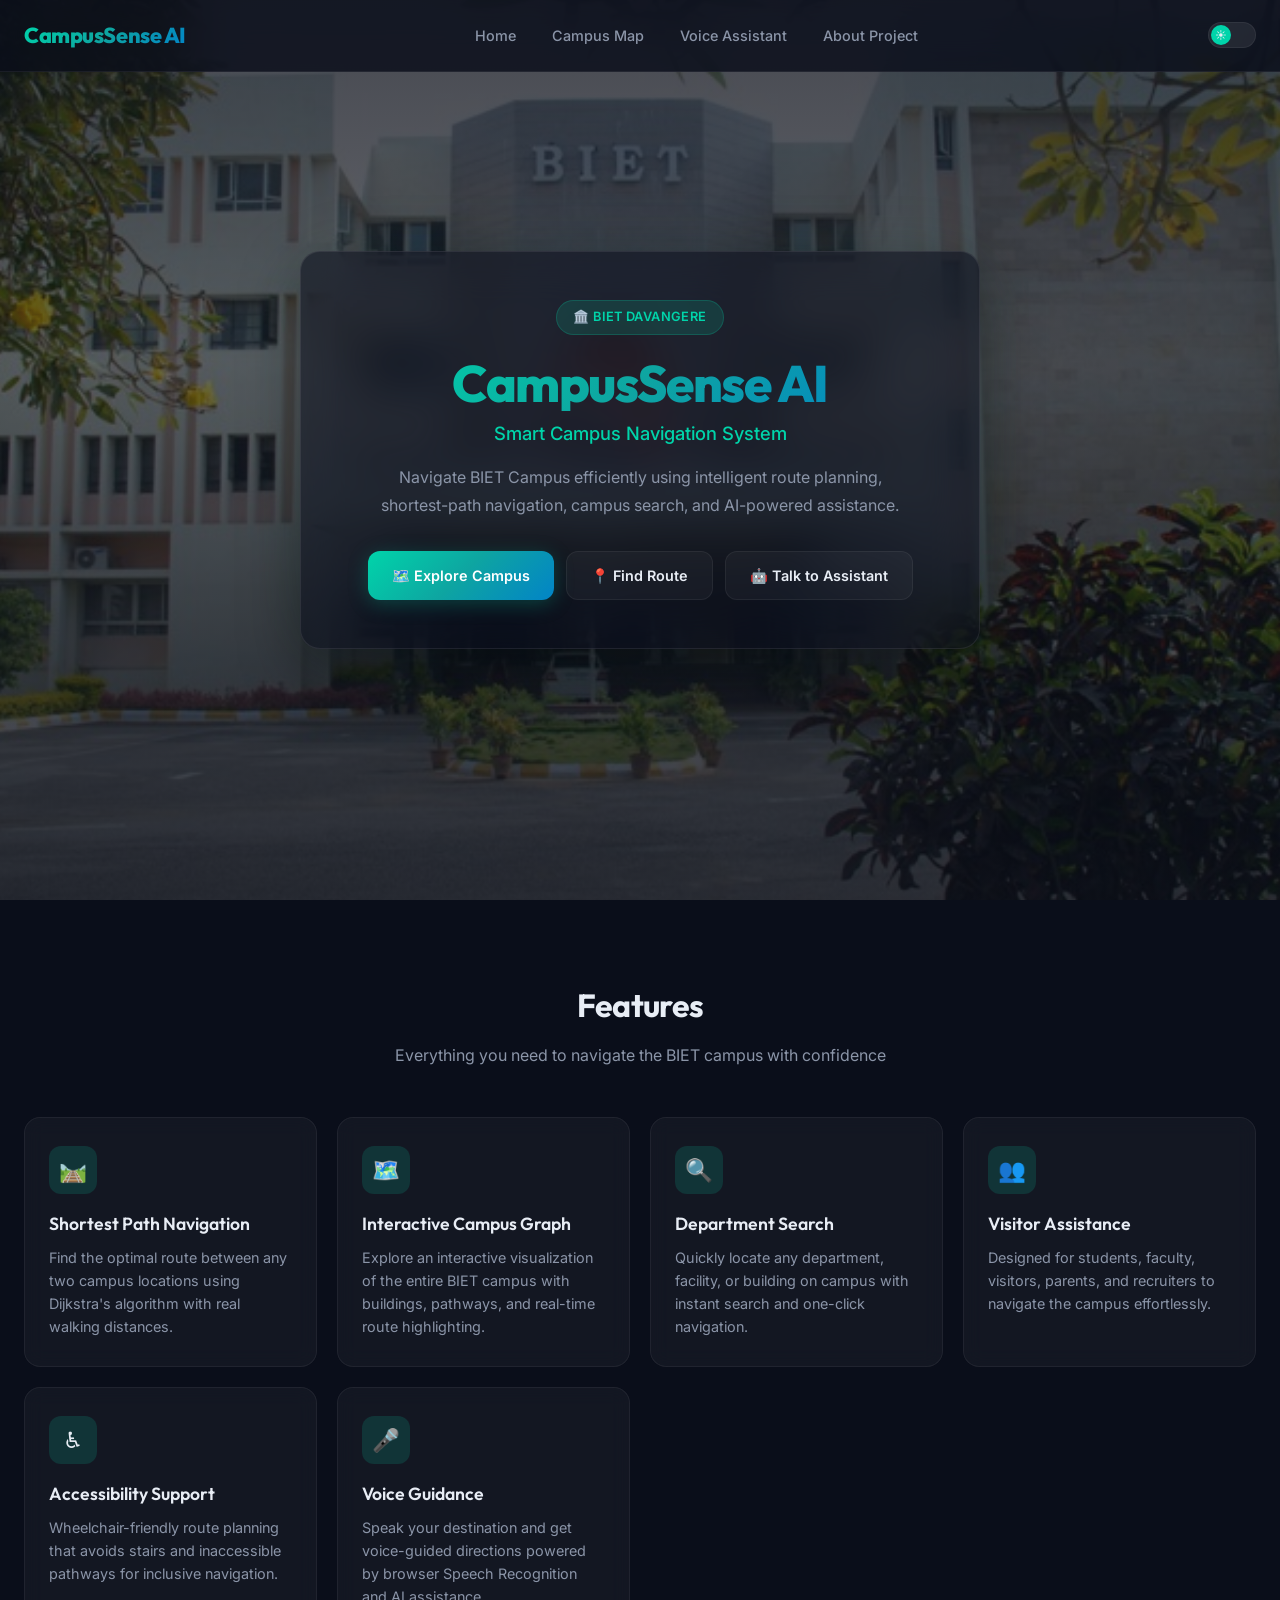
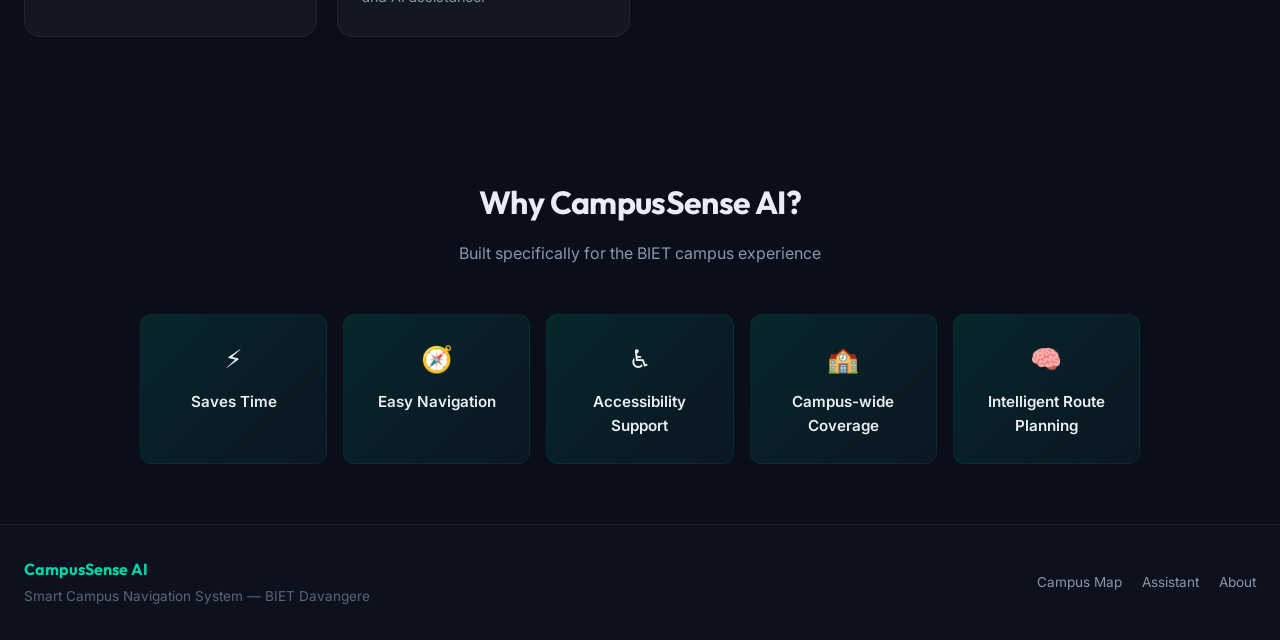
<file: templates/index.html>
<!DOCTYPE html>
<html lang="en">
<head>
  <meta charset="UTF-8">
  <meta name="viewport" content="width=device-width, initial-scale=1.0">
  <meta name="description" content="CampusSense AI — Smart Campus Navigation System for BIET. Navigate the campus efficiently using AI-powered route planning, shortest-path navigation, and voice assistance.">
  <title>CampusSense AI — Smart Campus Navigation</title>
  <link rel="stylesheet" href="/static/css/style.css">
</head>
<body>
  <a class="skip-link" href="#main">Skip to content</a>

  <!-- ===== NAVIGATION ===== -->
  <header class="site-header">
    <nav class="nav" role="navigation" aria-label="Main Navigation">
      <div class="nav-left">
        <a class="brand" href="/">CampusSense AI</a>
      </div>
      <button id="nav-toggle" class="nav-toggle" aria-expanded="false" aria-controls="nav-menu" aria-label="Toggle menu">
        <span class="hamburger"></span>
      </button>
      <ul id="nav-menu" class="nav-menu" role="menu">
        <li role="none"><a role="menuitem" href="/">Home</a></li>
        <li role="none"><a role="menuitem" href="/campus-map">Campus Map</a></li>
        <li role="none"><a role="menuitem" href="/assistant">Voice Assistant</a></li>
        <li role="none"><a role="menuitem" href="/about">About Project</a></li>
      </ul>
      <div class="nav-right">
        <label class="dark-toggle" title="Toggle dark/light mode">
          <input id="dark-mode-toggle" type="checkbox" aria-label="Toggle dark mode">
          <span class="toggle-ui"></span>
        </label>
      </div>
    </nav>
  </header>

  <!-- ===== MAIN CONTENT ===== -->
  <main id="main">

    <!-- HERO SECTION -->
    <section class="hero" aria-label="Hero">
      <div class="hero-bg" role="img" aria-hidden="true" style="background-image: url('/static/images/biet-campus.jpg');"></div>
      <div class="hero-overlay"></div>
      <div class="hero-inner">
        <div class="hero-card">
          <div class="hero-badge">🏛️ BIET Davangere</div>
          <h1>CampusSense AI</h1>
          <p class="subtitle">Smart Campus Navigation System</p>
          <p class="hero-lead">
            Navigate BIET Campus efficiently using intelligent route planning, shortest-path navigation,
            campus search, and AI-powered assistance.
          </p>
          <div class="hero-ctas">
            <a class="btn btn-primary" href="/campus-map" id="btn-explore">🗺️ Explore Campus</a>
            <a class="btn btn-ghost" href="/campus-map" id="btn-route">📍 Find Route</a>
            <a class="btn btn-ghost" href="/assistant" id="btn-assistant">🤖 Talk to Assistant</a>
          </div>
        </div>
      </div>
    </section>

    <!-- FEATURES SECTION -->
    <section class="features" aria-label="Features">
      <h2 class="section-title">Features</h2>
      <p class="section-subtitle">Everything you need to navigate the BIET campus with confidence</p>
      <div class="feature-grid">
        <article class="feature-card fade-in" id="feat-shortest">
          <div class="feature-icon">🛤️</div>
          <h3>Shortest Path Navigation</h3>
          <p>Find the optimal route between any two campus locations using Dijkstra's algorithm with real walking distances.</p>
        </article>
        <article class="feature-card fade-in" id="feat-graph">
          <div class="feature-icon">🗺️</div>
          <h3>Interactive Campus Graph</h3>
          <p>Explore an interactive visualization of the entire BIET campus with buildings, pathways, and real-time route highlighting.</p>
        </article>
        <article class="feature-card fade-in" id="feat-search">
          <div class="feature-icon">🔍</div>
          <h3>Department Search</h3>
          <p>Quickly locate any department, facility, or building on campus with instant search and one-click navigation.</p>
        </article>
        <article class="feature-card fade-in" id="feat-visitor">
          <div class="feature-icon">👥</div>
          <h3>Visitor Assistance</h3>
          <p>Designed for students, faculty, visitors, parents, and recruiters to navigate the campus effortlessly.</p>
        </article>
        <article class="feature-card fade-in" id="feat-access">
          <div class="feature-icon">♿</div>
          <h3>Accessibility Support</h3>
          <p>Wheelchair-friendly route planning that avoids stairs and inaccessible pathways for inclusive navigation.</p>
        </article>
        <article class="feature-card fade-in" id="feat-voice">
          <div class="feature-icon">🎤</div>
          <h3>Voice Guidance</h3>
          <p>Speak your destination and get voice-guided directions powered by browser Speech Recognition and AI assistance.</p>
        </article>
      </div>
    </section>

    <!-- WHY SECTION -->
    <section class="why-section" aria-label="Why CampusSense AI">
      <h2 class="section-title">Why CampusSense AI?</h2>
      <p class="section-subtitle">Built specifically for the BIET campus experience</p>
      <div class="why-grid">
        <div class="why-item fade-in">
          <span class="why-icon">⚡</span>
          Saves Time
        </div>
        <div class="why-item fade-in">
          <span class="why-icon">🧭</span>
          Easy Navigation
        </div>
        <div class="why-item fade-in">
          <span class="why-icon">♿</span>
          Accessibility Support
        </div>
        <div class="why-item fade-in">
          <span class="why-icon">🏫</span>
          Campus-wide Coverage
        </div>
        <div class="why-item fade-in">
          <span class="why-icon">🧠</span>
          Intelligent Route Planning
        </div>
      </div>
    </section>

  </main>

  <!-- ===== FOOTER ===== -->
  <footer class="site-footer">
    <div class="footer-inner">
      <div>
        <div class="footer-brand">CampusSense AI</div>
        <p class="footer-text">Smart Campus Navigation System — BIET Davangere</p>
      </div>
      <div class="footer-links">
        <a href="/campus-map">Campus Map</a>
        <a href="/assistant">Assistant</a>
        <a href="/about">About</a>
      </div>
    </div>
  </footer>

  <script src="/static/js/app.js" defer></script>
</body>
</html>
</file>
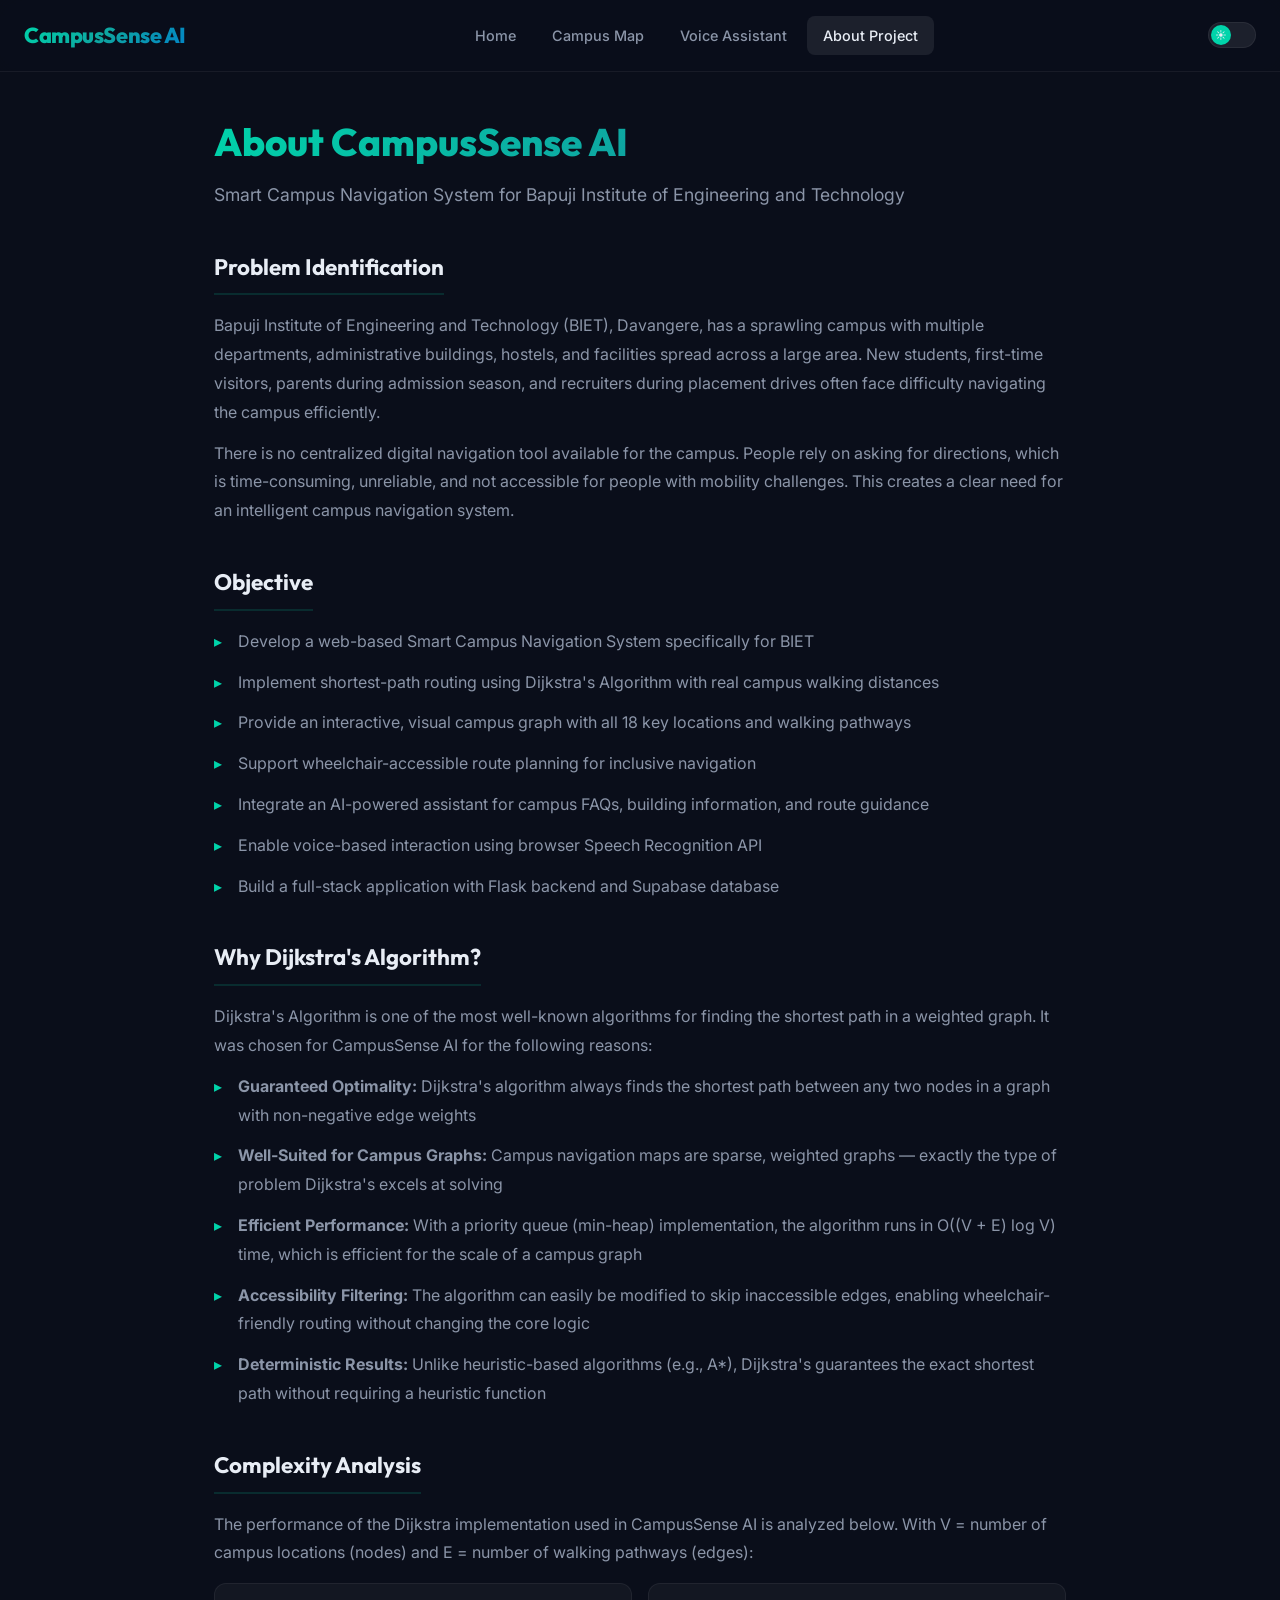
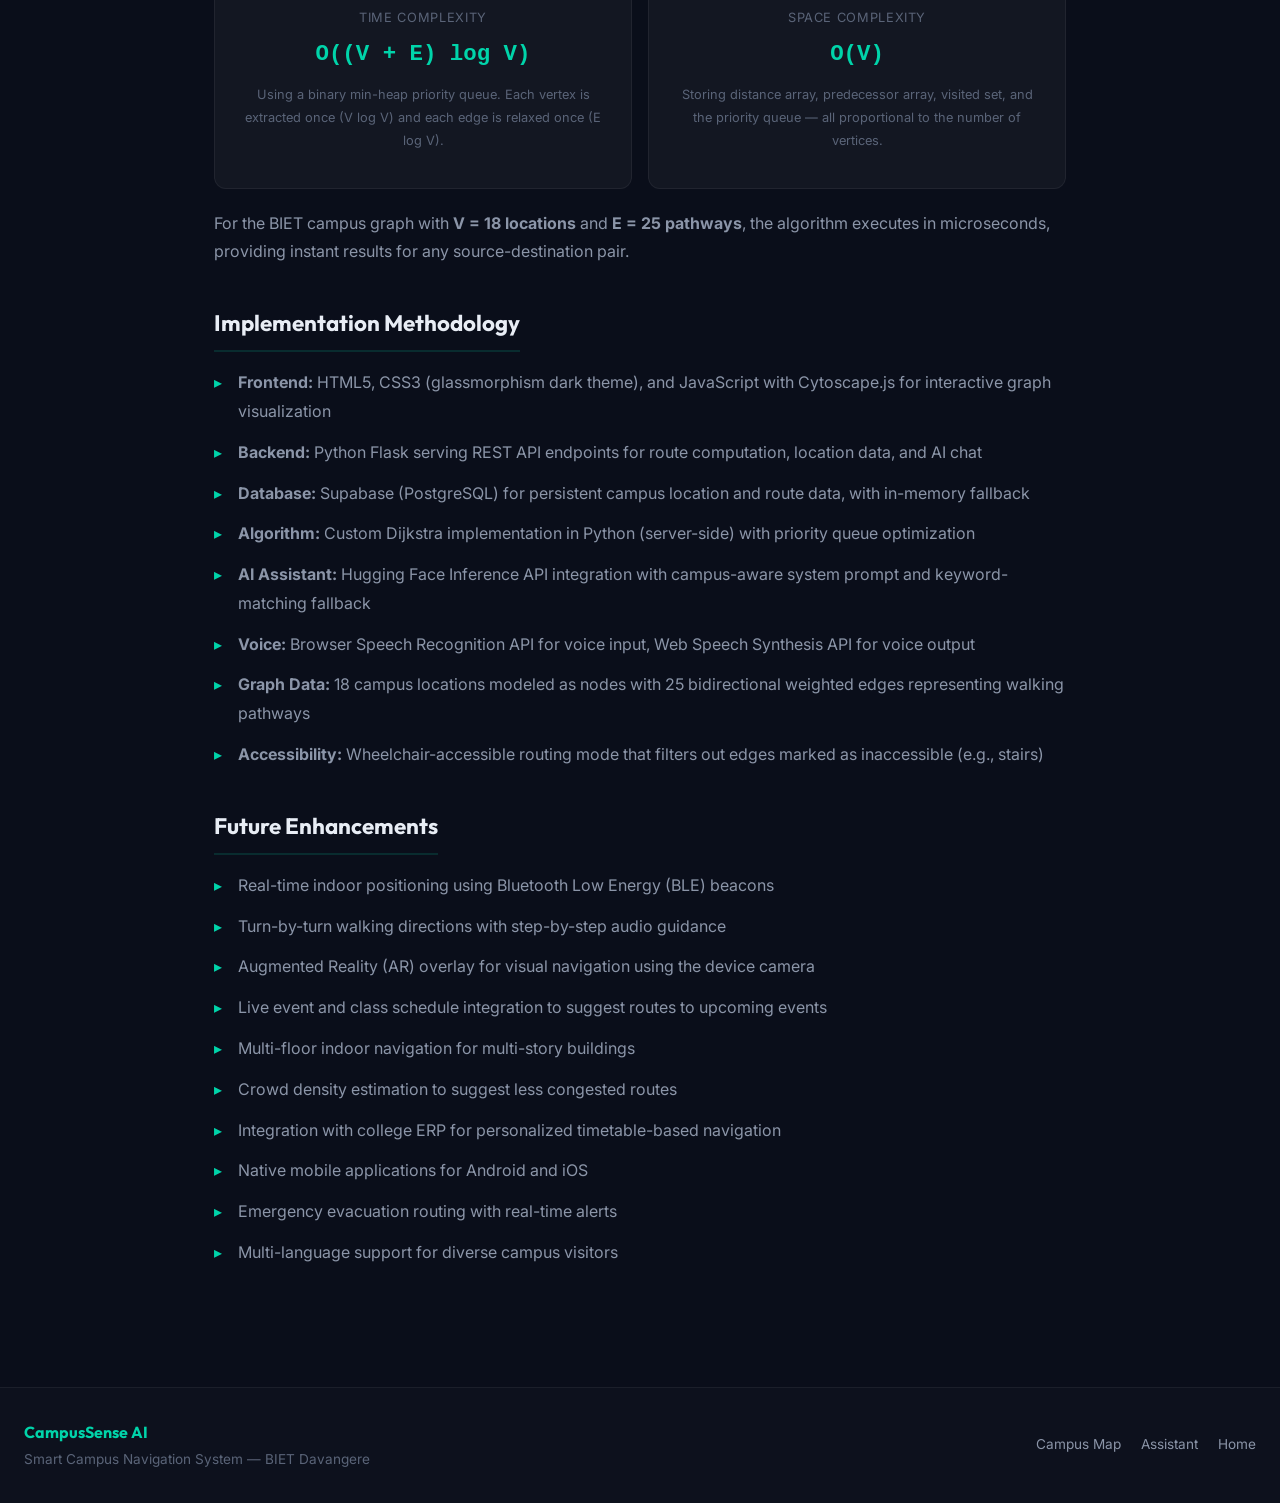
<file: templates/about.html>
<!DOCTYPE html>
<html lang="en">
<head>
  <meta charset="UTF-8">
  <meta name="viewport" content="width=device-width, initial-scale=1.0">
  <meta name="description" content="About CampusSense AI — Learn about the problem identification, Dijkstra's algorithm, complexity analysis, and implementation methodology behind the BIET campus navigation system.">
  <title>About Project — CampusSense AI</title>
  <link rel="stylesheet" href="/static/css/style.css">
</head>
<body>
  <a class="skip-link" href="#main">Skip to content</a>

  <!-- ===== NAVIGATION ===== -->
  <header class="site-header">
    <nav class="nav" role="navigation" aria-label="Main Navigation">
      <div class="nav-left">
        <a class="brand" href="/">CampusSense AI</a>
      </div>
      <button id="nav-toggle" class="nav-toggle" aria-expanded="false" aria-controls="nav-menu" aria-label="Toggle menu">
        <span class="hamburger"></span>
      </button>
      <ul id="nav-menu" class="nav-menu" role="menu">
        <li role="none"><a role="menuitem" href="/">Home</a></li>
        <li role="none"><a role="menuitem" href="/campus-map">Campus Map</a></li>
        <li role="none"><a role="menuitem" href="/assistant">Voice Assistant</a></li>
        <li role="none"><a role="menuitem" href="/about" class="active">About Project</a></li>
      </ul>
      <div class="nav-right">
        <label class="dark-toggle" title="Toggle dark/light mode">
          <input id="dark-mode-toggle" type="checkbox" aria-label="Toggle dark mode">
          <span class="toggle-ui"></span>
        </label>
      </div>
    </nav>
  </header>

  <!-- ===== MAIN CONTENT ===== -->
  <main id="main" class="about-page">
    <h1>About CampusSense AI</h1>
    <p class="about-subtitle">Smart Campus Navigation System for Bapuji Institute of Engineering and Technology</p>

    <!-- Problem Identification -->
    <section class="about-section fade-in" id="problem">
      <h2>Problem Identification</h2>
      <p>
        Bapuji Institute of Engineering and Technology (BIET), Davangere, has a sprawling campus with multiple
        departments, administrative buildings, hostels, and facilities spread across a large area. New students,
        first-time visitors, parents during admission season, and recruiters during placement drives often face
        difficulty navigating the campus efficiently.
      </p>
      <p>
        There is no centralized digital navigation tool available for the campus. People rely on asking for
        directions, which is time-consuming, unreliable, and not accessible for people with mobility challenges.
        This creates a clear need for an intelligent campus navigation system.
      </p>
    </section>

    <!-- Objective -->
    <section class="about-section fade-in" id="objective">
      <h2>Objective</h2>
      <ul>
        <li>Develop a web-based Smart Campus Navigation System specifically for BIET</li>
        <li>Implement shortest-path routing using Dijkstra's Algorithm with real campus walking distances</li>
        <li>Provide an interactive, visual campus graph with all 18 key locations and walking pathways</li>
        <li>Support wheelchair-accessible route planning for inclusive navigation</li>
        <li>Integrate an AI-powered assistant for campus FAQs, building information, and route guidance</li>
        <li>Enable voice-based interaction using browser Speech Recognition API</li>
        <li>Build a full-stack application with Flask backend and Supabase database</li>
      </ul>
    </section>

    <!-- Why Dijkstra's Algorithm -->
    <section class="about-section fade-in" id="dijkstra">
      <h2>Why Dijkstra's Algorithm?</h2>
      <p>
        Dijkstra's Algorithm is one of the most well-known algorithms for finding the shortest path in a
        weighted graph. It was chosen for CampusSense AI for the following reasons:
      </p>
      <ul>
        <li><strong>Guaranteed Optimality:</strong> Dijkstra's algorithm always finds the shortest path between any two nodes in a graph with non-negative edge weights</li>
        <li><strong>Well-Suited for Campus Graphs:</strong> Campus navigation maps are sparse, weighted graphs — exactly the type of problem Dijkstra's excels at solving</li>
        <li><strong>Efficient Performance:</strong> With a priority queue (min-heap) implementation, the algorithm runs in O((V + E) log V) time, which is efficient for the scale of a campus graph</li>
        <li><strong>Accessibility Filtering:</strong> The algorithm can easily be modified to skip inaccessible edges, enabling wheelchair-friendly routing without changing the core logic</li>
        <li><strong>Deterministic Results:</strong> Unlike heuristic-based algorithms (e.g., A*), Dijkstra's guarantees the exact shortest path without requiring a heuristic function</li>
      </ul>
    </section>

    <!-- Complexity Analysis -->
    <section class="about-section fade-in" id="complexity">
      <h2>Complexity Analysis</h2>
      <p>
        The performance of the Dijkstra implementation used in CampusSense AI is analyzed below.
        With V = number of campus locations (nodes) and E = number of walking pathways (edges):
      </p>
      <div class="complexity-grid">
        <div class="complexity-card">
          <div class="label">Time Complexity</div>
          <div class="value">O((V + E) log V)</div>
          <p style="margin-top: 10px; font-size: 0.8rem; color: var(--text-muted);">
            Using a binary min-heap priority queue. Each vertex is extracted once (V log V)
            and each edge is relaxed once (E log V).
          </p>
        </div>
        <div class="complexity-card">
          <div class="label">Space Complexity</div>
          <div class="value">O(V)</div>
          <p style="margin-top: 10px; font-size: 0.8rem; color: var(--text-muted);">
            Storing distance array, predecessor array, visited set, and the priority queue —
            all proportional to the number of vertices.
          </p>
        </div>
      </div>
      <p style="margin-top: 20px;">
        For the BIET campus graph with <strong>V = 18 locations</strong> and <strong>E = 25 pathways</strong>,
        the algorithm executes in microseconds, providing instant results for any source-destination pair.
      </p>
    </section>

    <!-- Implementation Methodology -->
    <section class="about-section fade-in" id="methodology">
      <h2>Implementation Methodology</h2>
      <ul>
        <li><strong>Frontend:</strong> HTML5, CSS3 (glassmorphism dark theme), and JavaScript with Cytoscape.js for interactive graph visualization</li>
        <li><strong>Backend:</strong> Python Flask serving REST API endpoints for route computation, location data, and AI chat</li>
        <li><strong>Database:</strong> Supabase (PostgreSQL) for persistent campus location and route data, with in-memory fallback</li>
        <li><strong>Algorithm:</strong> Custom Dijkstra implementation in Python (server-side) with priority queue optimization</li>
        <li><strong>AI Assistant:</strong> Hugging Face Inference API integration with campus-aware system prompt and keyword-matching fallback</li>
        <li><strong>Voice:</strong> Browser Speech Recognition API for voice input, Web Speech Synthesis API for voice output</li>
        <li><strong>Graph Data:</strong> 18 campus locations modeled as nodes with 25 bidirectional weighted edges representing walking pathways</li>
        <li><strong>Accessibility:</strong> Wheelchair-accessible routing mode that filters out edges marked as inaccessible (e.g., stairs)</li>
      </ul>
    </section>

    <!-- Future Enhancements -->
    <section class="about-section fade-in" id="future">
      <h2>Future Enhancements</h2>
      <ul>
        <li>Real-time indoor positioning using Bluetooth Low Energy (BLE) beacons</li>
        <li>Turn-by-turn walking directions with step-by-step audio guidance</li>
        <li>Augmented Reality (AR) overlay for visual navigation using the device camera</li>
        <li>Live event and class schedule integration to suggest routes to upcoming events</li>
        <li>Multi-floor indoor navigation for multi-story buildings</li>
        <li>Crowd density estimation to suggest less congested routes</li>
        <li>Integration with college ERP for personalized timetable-based navigation</li>
        <li>Native mobile applications for Android and iOS</li>
        <li>Emergency evacuation routing with real-time alerts</li>
        <li>Multi-language support for diverse campus visitors</li>
      </ul>
    </section>
  </main>

  <!-- ===== FOOTER ===== -->
  <footer class="site-footer">
    <div class="footer-inner">
      <div>
        <div class="footer-brand">CampusSense AI</div>
        <p class="footer-text">Smart Campus Navigation System — BIET Davangere</p>
      </div>
      <div class="footer-links">
        <a href="/campus-map">Campus Map</a>
        <a href="/assistant">Assistant</a>
        <a href="/">Home</a>
      </div>
    </div>
  </footer>

  <script src="/static/js/app.js" defer></script>
</body>
</html>
</file>
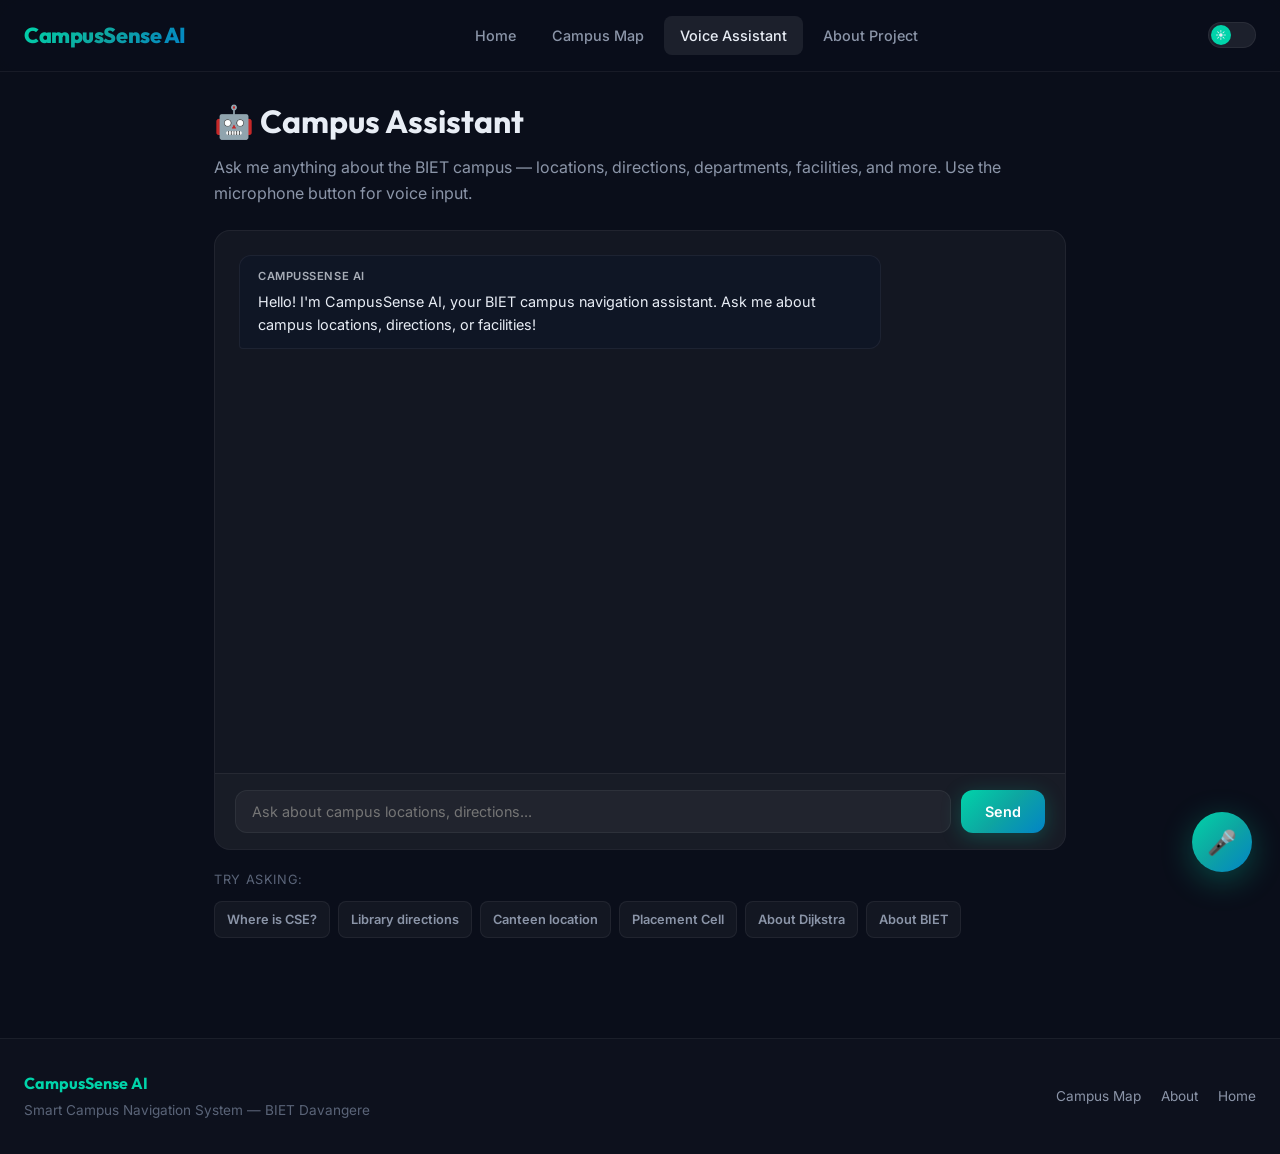
<file: templates/assistant.html>
<!DOCTYPE html>
<html lang="en">
<head>
  <meta charset="UTF-8">
  <meta name="viewport" content="width=device-width, initial-scale=1.0">
  <meta name="description" content="CampusSense AI Assistant — Ask questions about BIET campus locations, directions, and facilities using text or voice.">
  <title>AI Assistant — CampusSense AI</title>
  <link rel="stylesheet" href="/static/css/style.css">
</head>
<body>
  <a class="skip-link" href="#assistant">Skip to assistant</a>

  <!-- ===== NAVIGATION ===== -->
  <header class="site-header">
    <nav class="nav" role="navigation" aria-label="Main Navigation">
      <div class="nav-left">
        <a class="brand" href="/">CampusSense AI</a>
      </div>
      <button id="nav-toggle" class="nav-toggle" aria-expanded="false" aria-controls="nav-menu" aria-label="Toggle menu">
        <span class="hamburger"></span>
      </button>
      <ul id="nav-menu" class="nav-menu" role="menu">
        <li role="none"><a role="menuitem" href="/">Home</a></li>
        <li role="none"><a role="menuitem" href="/campus-map">Campus Map</a></li>
        <li role="none"><a role="menuitem" href="/assistant" class="active">Voice Assistant</a></li>
        <li role="none"><a role="menuitem" href="/about">About Project</a></li>
      </ul>
      <div class="nav-right">
        <label class="dark-toggle" title="Toggle dark/light mode">
          <input id="dark-mode-toggle" type="checkbox" aria-label="Toggle dark mode">
          <span class="toggle-ui"></span>
        </label>
      </div>
    </nav>
  </header>

  <!-- ===== ASSISTANT CONTENT ===== -->
  <main id="assistant" class="assistant-page">
    <h1>🤖 Campus Assistant</h1>
    <p class="assistant-desc">
      Ask me anything about the BIET campus — locations, directions, departments, facilities, and more.
      Use the microphone button for voice input.
    </p>

    <!-- Chat Container -->
    <div class="chat-container" id="chat-container">
      <div class="chat-messages" id="chat-messages" aria-live="polite">
        <!-- Messages will be added here dynamically -->
      </div>
      <div class="chat-input-area">
        <input
          type="text"
          id="chat-input"
          placeholder="Ask about campus locations, directions..."
          autocomplete="off"
          aria-label="Type your message"
        >
        <button class="btn btn-primary" id="chat-send" aria-label="Send message">
          Send
        </button>
      </div>
    </div>

    <!-- Suggested Questions -->
    <div style="margin-top: 20px;">
      <p style="font-size: 0.8rem; color: var(--text-muted); margin-bottom: 10px; text-transform: uppercase; letter-spacing: 0.05em;">Try asking:</p>
      <div style="display: flex; gap: 8px; flex-wrap: wrap;">
        <button class="quick-btn" onclick="sendMessage('Where is the CSE Department?')">Where is CSE?</button>
        <button class="quick-btn" onclick="sendMessage('How do I reach the library from the main gate?')">Library directions</button>
        <button class="quick-btn" onclick="sendMessage('Where is the canteen?')">Canteen location</button>
        <button class="quick-btn" onclick="sendMessage('Tell me about the placement cell')">Placement Cell</button>
        <button class="quick-btn" onclick="sendMessage('What is Dijkstra algorithm?')">About Dijkstra</button>
        <button class="quick-btn" onclick="sendMessage('Tell me about BIET')">About BIET</button>
      </div>
    </div>
  </main>

  <!-- Floating Microphone Button -->
  <div class="mic-float">
    <button
      class="mic-float-btn"
      id="mic-btn"
      aria-label="Voice input — Click to speak"
      title="Click to speak"
    >
      🎤
    </button>
  </div>

  <!-- ===== FOOTER ===== -->
  <footer class="site-footer">
    <div class="footer-inner">
      <div>
        <div class="footer-brand">CampusSense AI</div>
        <p class="footer-text">Smart Campus Navigation System — BIET Davangere</p>
      </div>
      <div class="footer-links">
        <a href="/campus-map">Campus Map</a>
        <a href="/about">About</a>
        <a href="/">Home</a>
      </div>
    </div>
  </footer>

  <script src="/static/js/app.js" defer></script>
  <script src="/static/js/assistant.js" defer></script>
</body>
</html>
</file>
<file: static/css/style.css>
/* ============================================================
   CampusSense AI — Premium Dark Theme with Glassmorphism
   Smart Campus Navigation System for BIET
   ============================================================ */

/* ---------- Google Fonts ---------- */
@import url('https://fonts.googleapis.com/css2?family=Inter:wght@300;400;500;600;700;800&family=Outfit:wght@400;500;600;700;800&display=swap');

/* ============================================================
   DESIGN TOKENS
   ============================================================ */
:root {
  /* --- Colors --- */
  --bg-primary: #0a0e1a;
  --bg-secondary: #0f1629;
  --bg-card: rgba(15, 22, 41, 0.65);
  --bg-glass: rgba(255, 255, 255, 0.04);
  --bg-glass-hover: rgba(255, 255, 255, 0.08);

  --text-primary: #e8edf5;
  --text-secondary: #8b95a8;
  --text-muted: #5a6478;

  --accent: #00d4aa;
  --accent-glow: rgba(0, 212, 170, 0.15);
  --accent-2: #0ea5a1;
  --accent-gradient: linear-gradient(135deg, #00d4aa 0%, #0ea5a1 50%, #0284c7 100%);
  --accent-gradient-subtle: linear-gradient(135deg, rgba(0, 212, 170, 0.12), rgba(14, 165, 161, 0.06));

  --amber: #f59e0b;
  --amber-glow: rgba(245, 158, 11, 0.15);
  --rose: #f43f5e;
  --rose-glow: rgba(244, 63, 94, 0.12);
  --blue: #3b82f6;

  --glass-border: rgba(255, 255, 255, 0.06);
  --glass-border-hover: rgba(255, 255, 255, 0.12);
  --shadow-lg: 0 20px 60px rgba(0, 0, 0, 0.4);
  --shadow-card: 0 8px 32px rgba(0, 0, 0, 0.3);
  --shadow-glow: 0 0 40px rgba(0, 212, 170, 0.08);

  /* --- Typography --- */
  --font-body: 'Inter', system-ui, -apple-system, 'Segoe UI', Roboto, sans-serif;
  --font-heading: 'Outfit', 'Inter', system-ui, sans-serif;

  /* --- Spacing --- */
  --nav-height: 72px;
  --sidebar-width: 380px;
  --radius-sm: 8px;
  --radius-md: 12px;
  --radius-lg: 16px;
  --radius-xl: 20px;

  /* --- Transitions --- */
  --transition-fast: 0.15s ease;
  --transition-normal: 0.25s ease;
  --transition-smooth: 0.4s cubic-bezier(0.4, 0, 0.2, 1);
}

/* ---------- Light Mode Override ---------- */
:root.light {
  --bg-primary: #f0f4f8;
  --bg-secondary: #ffffff;
  --bg-card: rgba(255, 255, 255, 0.85);
  --bg-glass: rgba(255, 255, 255, 0.6);
  --bg-glass-hover: rgba(255, 255, 255, 0.8);
  --text-primary: #0f172a;
  --text-secondary: #475569;
  --text-muted: #94a3b8;
  --accent: #0b8a72;
  --accent-glow: rgba(11, 138, 114, 0.12);
  --glass-border: rgba(0, 0, 0, 0.06);
  --glass-border-hover: rgba(0, 0, 0, 0.12);
  --shadow-lg: 0 20px 60px rgba(0, 0, 0, 0.08);
  --shadow-card: 0 8px 32px rgba(0, 0, 0, 0.06);
}

/* ============================================================
   RESET & BASE
   ============================================================ */
*, *::before, *::after { box-sizing: border-box; margin: 0; padding: 0; }

html {
  scroll-behavior: smooth;
  -webkit-font-smoothing: antialiased;
  -moz-osx-font-smoothing: grayscale;
}

body {
  font-family: var(--font-body);
  color: var(--text-primary);
  background: var(--bg-primary);
  line-height: 1.6;
  min-height: 100vh;
  overflow-x: hidden;
}

a { color: inherit; text-decoration: none; transition: color var(--transition-fast); }
a:hover { color: var(--accent); }

img { max-width: 100%; display: block; }
button { font-family: inherit; cursor: pointer; }

.skip-link {
  position: absolute;
  left: -9999px;
  top: auto;
  width: 1px;
  height: 1px;
  overflow: hidden;
}

/* ============================================================
   NAVIGATION
   ============================================================ */
.site-header {
  position: fixed;
  top: 0;
  left: 0;
  right: 0;
  height: var(--nav-height);
  z-index: 1000;
  background: rgba(10, 14, 26, 0.82);
  backdrop-filter: blur(20px) saturate(1.5);
  border-bottom: 1px solid var(--glass-border);
  display: flex;
  align-items: center;
}

.light .site-header {
  background: rgba(255, 255, 255, 0.85);
}

.nav {
  display: flex;
  align-items: center;
  justify-content: space-between;
  width: 100%;
  max-width: 1320px;
  margin: 0 auto;
  padding: 0 24px;
}

.brand {
  font-family: var(--font-heading);
  font-weight: 800;
  font-size: 1.35rem;
  background: var(--accent-gradient);
  -webkit-background-clip: text;
  -webkit-text-fill-color: transparent;
  background-clip: text;
  letter-spacing: -0.02em;
}

.nav-menu {
  list-style: none;
  display: flex;
  gap: 4px;
  margin: 0;
  padding: 0;
}

.nav-menu a {
  display: block;
  padding: 8px 16px;
  border-radius: var(--radius-sm);
  font-size: 0.9rem;
  font-weight: 500;
  color: var(--text-secondary);
  transition: all var(--transition-fast);
}

.nav-menu a:hover,
.nav-menu a.active {
  color: var(--text-primary);
  background: var(--bg-glass-hover);
}

.nav-right {
  display: flex;
  align-items: center;
  gap: 12px;
}

/* Hamburger */
.nav-toggle {
  display: none;
  background: none;
  border: none;
  width: 40px;
  height: 40px;
  position: relative;
  z-index: 1001;
}

.hamburger,
.hamburger::before,
.hamburger::after {
  display: block;
  width: 22px;
  height: 2px;
  background: var(--text-primary);
  border-radius: 2px;
  transition: all var(--transition-normal);
  position: absolute;
  left: 50%;
  transform: translateX(-50%);
}

.hamburger { top: 50%; margin-top: -1px; }
.hamburger::before { content: ''; top: -7px; left: 0; width: 22px; }
.hamburger::after { content: ''; top: 7px; left: 0; width: 22px; }

/* Dark Mode Toggle */
.dark-toggle { display: flex; align-items: center; }
.dark-toggle input { display: none; }

.toggle-ui {
  display: block;
  width: 48px;
  height: 26px;
  background: rgba(255, 255, 255, 0.08);
  border-radius: 999px;
  position: relative;
  cursor: pointer;
  border: 1px solid var(--glass-border);
  transition: all var(--transition-normal);
}

.toggle-ui::after {
  content: '☀️';
  position: absolute;
  top: 2px;
  left: 2px;
  width: 20px;
  height: 20px;
  border-radius: 50%;
  background: var(--accent);
  display: flex;
  align-items: center;
  justify-content: center;
  font-size: 11px;
  transition: transform var(--transition-normal);
}

#dark-mode-toggle:checked + .toggle-ui {
  background: var(--accent-glow);
  border-color: var(--accent);
}

#dark-mode-toggle:checked + .toggle-ui::after {
  transform: translateX(22px);
  content: '🌙';
}

/* ============================================================
   HERO SECTION
   ============================================================ */
.hero {
  position: relative;
  min-height: 100vh;
  display: flex;
  align-items: center;
  justify-content: center;
  overflow: hidden;
}

.hero-bg {
  position: absolute;
  inset: 0;
  background-size: cover;
  background-position: center;
  filter: brightness(0.7) saturate(1.2);
  transform: scale(1.02);
  animation: heroZoom 20s ease-in-out infinite alternate;
}

@keyframes heroZoom {
  from { transform: scale(1.02); }
  to { transform: scale(1.08); }
}

.hero-overlay {
  position: absolute;
  inset: 0;
  background: linear-gradient(
    180deg,
    rgba(10, 14, 26, 0.65) 0%,
    rgba(10, 14, 26, 0.45) 40%,
    rgba(10, 14, 26, 0.75) 100%
  );
}

.hero-inner {
  position: relative;
  z-index: 10;
  max-width: 1320px;
  width: 100%;
  padding: 40px 24px;
  display: flex;
  align-items: center;
  justify-content: center;
}

.hero-card {
  background: rgba(10, 14, 26, 0.55);
  backdrop-filter: blur(24px) saturate(1.4);
  border: 1px solid rgba(255, 255, 255, 0.08);
  border-radius: var(--radius-xl);
  padding: 48px 40px;
  max-width: 680px;
  width: 100%;
  text-align: center;
  box-shadow: var(--shadow-lg), 0 0 80px rgba(0, 212, 170, 0.05);
  animation: fadeInUp 0.8s ease-out;
}

.hero-card h1 {
  font-family: var(--font-heading);
  font-size: 3.2rem;
  font-weight: 800;
  letter-spacing: -0.03em;
  background: var(--accent-gradient);
  -webkit-background-clip: text;
  -webkit-text-fill-color: transparent;
  background-clip: text;
  margin-bottom: 8px;
  line-height: 1.1;
}

.hero-badge {
  display: inline-flex;
  align-items: center;
  gap: 6px;
  padding: 6px 16px;
  background: var(--accent-glow);
  border: 1px solid rgba(0, 212, 170, 0.2);
  border-radius: 999px;
  font-size: 0.8rem;
  font-weight: 600;
  color: var(--accent);
  margin-bottom: 20px;
  letter-spacing: 0.03em;
  text-transform: uppercase;
}

.subtitle {
  font-size: 1.15rem;
  color: var(--accent);
  font-weight: 500;
  margin-bottom: 16px;
}

.hero-lead {
  color: var(--text-secondary);
  font-size: 1rem;
  line-height: 1.7;
  margin-bottom: 32px;
  max-width: 540px;
  margin-left: auto;
  margin-right: auto;
}

.hero-ctas {
  display: flex;
  gap: 12px;
  justify-content: center;
  flex-wrap: wrap;
}

/* ============================================================
   BUTTONS
   ============================================================ */
.btn {
  display: inline-flex;
  align-items: center;
  justify-content: center;
  gap: 8px;
  padding: 12px 24px;
  border-radius: var(--radius-md);
  font-size: 0.9rem;
  font-weight: 600;
  border: none;
  cursor: pointer;
  transition: all var(--transition-normal);
  text-decoration: none;
  position: relative;
  overflow: hidden;
}

.btn-primary {
  background: var(--accent-gradient);
  color: #fff;
  box-shadow: 0 4px 20px rgba(0, 212, 170, 0.25);
}

.btn-primary:hover {
  transform: translateY(-2px);
  box-shadow: 0 8px 30px rgba(0, 212, 170, 0.35);
  color: #fff;
}

.btn-ghost {
  background: rgba(255, 255, 255, 0.04);
  color: var(--text-primary);
  border: 1px solid var(--glass-border);
}

.btn-ghost:hover {
  background: var(--bg-glass-hover);
  border-color: var(--glass-border-hover);
  color: var(--text-primary);
  transform: translateY(-1px);
}

.btn-accent {
  background: linear-gradient(135deg, #0284c7, #0ea5a1);
  color: #fff;
  box-shadow: 0 4px 20px rgba(2, 132, 199, 0.25);
}

.btn-accent:hover {
  transform: translateY(-2px);
  box-shadow: 0 8px 30px rgba(2, 132, 199, 0.35);
  color: #fff;
}

.btn:disabled {
  opacity: 0.5;
  cursor: not-allowed;
  transform: none !important;
}

/* ============================================================
   FEATURES SECTION
   ============================================================ */
.features {
  padding: 80px 24px;
  max-width: 1320px;
  margin: 0 auto;
}

.section-title {
  text-align: center;
  font-family: var(--font-heading);
  font-size: 2rem;
  font-weight: 700;
  margin-bottom: 12px;
  letter-spacing: -0.02em;
}

.section-subtitle {
  text-align: center;
  color: var(--text-secondary);
  max-width: 580px;
  margin: 0 auto 48px;
  font-size: 1rem;
}

.feature-grid {
  display: grid;
  grid-template-columns: repeat(auto-fit, minmax(280px, 1fr));
  gap: 20px;
}

.feature-card {
  position: relative;
  padding: 28px 24px;
  border-radius: var(--radius-lg);
  background: var(--bg-glass);
  border: 1px solid var(--glass-border);
  backdrop-filter: blur(10px);
  transition: all var(--transition-smooth);
  overflow: hidden;
}

.feature-card::before {
  content: '';
  position: absolute;
  top: 0;
  left: 0;
  right: 0;
  height: 3px;
  background: var(--accent-gradient);
  opacity: 0;
  transition: opacity var(--transition-normal);
}

.feature-card:hover {
  transform: translateY(-4px);
  border-color: var(--glass-border-hover);
  box-shadow: var(--shadow-card), var(--shadow-glow);
}

.feature-card:hover::before {
  opacity: 1;
}

.feature-icon {
  width: 48px;
  height: 48px;
  border-radius: var(--radius-md);
  background: var(--accent-glow);
  display: flex;
  align-items: center;
  justify-content: center;
  font-size: 1.4rem;
  margin-bottom: 16px;
}

.feature-card h3 {
  font-family: var(--font-heading);
  font-size: 1.1rem;
  font-weight: 600;
  margin-bottom: 8px;
}

.feature-card p {
  color: var(--text-secondary);
  font-size: 0.9rem;
  line-height: 1.6;
}

/* ============================================================
   WHY SECTION
   ============================================================ */
.why-section {
  padding: 60px 24px;
  max-width: 1320px;
  margin: 0 auto;
}

.why-grid {
  display: grid;
  grid-template-columns: repeat(auto-fit, minmax(180px, 1fr));
  gap: 16px;
  max-width: 1000px;
  margin: 40px auto 0;
}

.why-item {
  padding: 24px 16px;
  border-radius: var(--radius-md);
  background: var(--accent-gradient-subtle);
  border: 1px solid rgba(0, 212, 170, 0.08);
  text-align: center;
  font-weight: 600;
  font-size: 0.95rem;
  transition: all var(--transition-normal);
}

.why-item:hover {
  border-color: rgba(0, 212, 170, 0.2);
  transform: translateY(-2px);
}

.why-icon {
  font-size: 1.6rem;
  margin-bottom: 10px;
  display: block;
}

/* ============================================================
   MAP DASHBOARD LAYOUT
   ============================================================ */
.map-layout {
  display: flex;
  height: calc(100vh - var(--nav-height));
  margin-top: var(--nav-height);
  overflow: hidden;
}

.map-main {
  flex: 1;
  position: relative;
  background: var(--bg-secondary);
  overflow: hidden;
}

#cy {
  width: 100%;
  height: 100%;
  background: var(--bg-secondary);
}

.map-overlay {
  position: absolute;
  top: 20px;
  left: 24px;
  z-index: 50;
  pointer-events: none;
}

.map-title {
  font-family: var(--font-heading);
  font-size: 1.1rem;
  font-weight: 700;
  color: var(--text-primary);
  margin-bottom: 4px;
}

.map-instructions {
  font-size: 0.8rem;
  color: var(--text-muted);
}

/* Sidebar */
.sidebar {
  width: var(--sidebar-width);
  flex: 0 0 var(--sidebar-width);
  background: var(--bg-primary);
  border-left: 1px solid var(--glass-border);
  overflow-y: auto;
  padding: 20px;
  display: flex;
  flex-direction: column;
  gap: 16px;
  scrollbar-width: thin;
  scrollbar-color: rgba(255,255,255,0.06) transparent;
}

.sidebar::-webkit-scrollbar { width: 6px; }
.sidebar::-webkit-scrollbar-track { background: transparent; }
.sidebar::-webkit-scrollbar-thumb { background: rgba(255,255,255,0.06); border-radius: 3px; }

.sidebar-section {
  padding: 16px;
  border-radius: var(--radius-md);
  background: var(--bg-glass);
  border: 1px solid var(--glass-border);
}

.sidebar-section h4 {
  font-family: var(--font-heading);
  font-size: 0.85rem;
  font-weight: 600;
  color: var(--accent);
  text-transform: uppercase;
  letter-spacing: 0.06em;
  margin-bottom: 12px;
}

/* Form Controls */
select,
input[type="text"],
textarea {
  width: 100%;
  padding: 10px 14px;
  border-radius: var(--radius-sm);
  border: 1px solid var(--glass-border);
  background: rgba(255, 255, 255, 0.04);
  color: var(--text-primary);
  font-size: 0.9rem;
  font-family: var(--font-body);
  transition: all var(--transition-fast);
  outline: none;
}

select:focus,
input[type="text"]:focus,
textarea:focus {
  border-color: var(--accent);
  box-shadow: 0 0 0 3px var(--accent-glow);
}

select option {
  background: var(--bg-primary);
  color: var(--text-primary);
}

.form-group {
  margin-bottom: 12px;
}

.form-group label {
  display: block;
  font-size: 0.8rem;
  font-weight: 500;
  color: var(--text-secondary);
  margin-bottom: 6px;
}

/* Toggle Switch */
.toggle-row {
  display: flex;
  align-items: center;
  gap: 10px;
  margin: 12px 0;
}

.switch {
  display: flex;
  align-items: center;
  gap: 10px;
  cursor: pointer;
  font-size: 0.85rem;
  color: var(--text-secondary);
}

.switch input { display: none; }

.slider {
  width: 40px;
  height: 22px;
  background: rgba(255, 255, 255, 0.08);
  border-radius: 999px;
  position: relative;
  transition: background var(--transition-fast);
  flex-shrink: 0;
}

.slider::after {
  content: '';
  position: absolute;
  top: 3px;
  left: 3px;
  width: 16px;
  height: 16px;
  border-radius: 50%;
  background: var(--text-secondary);
  transition: all var(--transition-fast);
}

.switch input:checked + .slider {
  background: var(--accent);
}

.switch input:checked + .slider::after {
  transform: translateX(18px);
  background: #fff;
}

.btn-group {
  display: flex;
  gap: 8px;
  margin-top: 14px;
}

.btn-group .btn {
  flex: 1;
}

/* Pathfinding Results */
.results-card {
  padding: 16px;
  border-radius: var(--radius-md);
  background: var(--accent-gradient-subtle);
  border: 1px solid rgba(0, 212, 170, 0.1);
}

.results-placeholder {
  text-align: center;
  padding: 20px;
  color: var(--text-muted);
  font-size: 0.85rem;
}

.result-grid {
  display: grid;
  grid-template-columns: repeat(3, 1fr);
  gap: 12px;
  text-align: center;
}

.result-item strong {
  display: block;
  font-size: 1.5rem;
  font-weight: 700;
  color: var(--accent);
  font-family: var(--font-heading);
}

.result-item .result-label {
  font-size: 0.75rem;
  color: var(--text-muted);
  text-transform: uppercase;
  letter-spacing: 0.05em;
  margin-top: 2px;
}

.result-path {
  margin-top: 14px;
  padding-top: 14px;
  border-top: 1px solid rgba(255, 255, 255, 0.05);
  font-size: 0.85rem;
  color: var(--text-secondary);
  line-height: 1.8;
  word-break: break-word;
}

.result-path .path-arrow {
  color: var(--accent);
  margin: 0 4px;
}

/* Quick Navigation */
.quick-nav-grid {
  display: grid;
  grid-template-columns: 1fr 1fr;
  gap: 8px;
}

.quick-btn {
  padding: 10px 12px;
  border-radius: var(--radius-sm);
  border: 1px solid var(--glass-border);
  background: var(--bg-glass);
  color: var(--text-secondary);
  font-size: 0.8rem;
  font-weight: 600;
  cursor: pointer;
  transition: all var(--transition-fast);
  text-align: center;
}

.quick-btn:hover {
  background: var(--accent);
  color: #fff;
  border-color: var(--accent);
  transform: translateY(-1px);
  box-shadow: 0 4px 12px rgba(0, 212, 170, 0.2);
}

/* Building Details */
.building-info {
  font-size: 0.85rem;
  color: var(--text-secondary);
  line-height: 1.7;
}

.building-info h5 {
  color: var(--text-primary);
  font-weight: 600;
  margin-bottom: 8px;
}

.building-info .info-row {
  display: flex;
  justify-content: space-between;
  padding: 6px 0;
  border-bottom: 1px solid rgba(255,255,255,0.03);
}

/* Legend */
.legend-list {
  list-style: none;
  padding: 0;
  display: flex;
  flex-direction: column;
  gap: 8px;
}

.legend-list li {
  display: flex;
  align-items: center;
  gap: 10px;
  font-size: 0.8rem;
  color: var(--text-secondary);
}

.legend-swatch {
  width: 14px;
  height: 14px;
  border-radius: 4px;
  flex-shrink: 0;
}

.legend-swatch.entrance { background: #f59e0b; }
.legend-swatch.department { background: #3b82f6; }
.legend-swatch.facility { background: #8b5cf6; }
.legend-swatch.admin { background: #ec4899; }
.legend-swatch.library { background: #10b981; }
.legend-swatch.office { background: #06b6d4; }
.legend-swatch.parking { background: #64748b; }
.legend-swatch.ground { background: #22c55e; }
.legend-swatch.route { background: var(--accent); }
.legend-swatch.inaccessible { background: var(--rose); }

/* ============================================================
   ABOUT PAGE
   ============================================================ */
.about-page {
  padding-top: calc(var(--nav-height) + 40px);
  padding-bottom: 80px;
  max-width: 900px;
  margin: 0 auto;
  padding-left: 24px;
  padding-right: 24px;
}

.about-page h1 {
  font-family: var(--font-heading);
  font-size: 2.4rem;
  font-weight: 800;
  margin-bottom: 8px;
  background: var(--accent-gradient);
  -webkit-background-clip: text;
  -webkit-text-fill-color: transparent;
  background-clip: text;
}

.about-page .about-subtitle {
  color: var(--text-secondary);
  font-size: 1.1rem;
  margin-bottom: 40px;
}

.about-section {
  margin-bottom: 40px;
}

.about-section h2 {
  font-family: var(--font-heading);
  font-size: 1.4rem;
  font-weight: 700;
  margin-bottom: 16px;
  padding-bottom: 8px;
  border-bottom: 2px solid var(--accent-glow);
  display: inline-block;
}

.about-section p,
.about-section li {
  color: var(--text-secondary);
  line-height: 1.8;
  margin-bottom: 12px;
}

.about-section ul {
  list-style: none;
  padding: 0;
}

.about-section ul li {
  padding-left: 24px;
  position: relative;
}

.about-section ul li::before {
  content: '▸';
  position: absolute;
  left: 0;
  color: var(--accent);
  font-weight: 700;
}

.complexity-grid {
  display: grid;
  grid-template-columns: repeat(auto-fit, minmax(280px, 1fr));
  gap: 16px;
  margin-top: 16px;
}

.complexity-card {
  padding: 24px;
  border-radius: var(--radius-md);
  background: var(--bg-glass);
  border: 1px solid var(--glass-border);
  text-align: center;
}

.complexity-card .label {
  font-size: 0.8rem;
  color: var(--text-muted);
  text-transform: uppercase;
  letter-spacing: 0.05em;
  margin-bottom: 8px;
}

.complexity-card .value {
  font-family: 'Courier New', monospace;
  font-size: 1.4rem;
  font-weight: 700;
  color: var(--accent);
}

/* ============================================================
   ASSISTANT PAGE
   ============================================================ */
.assistant-page {
  padding-top: calc(var(--nav-height) + 24px);
  max-width: 900px;
  margin: 0 auto;
  padding-left: 24px;
  padding-right: 24px;
  padding-bottom: 100px;
  min-height: 100vh;
}

.assistant-page h1 {
  font-family: var(--font-heading);
  font-size: 2rem;
  font-weight: 700;
  margin-bottom: 8px;
}

.assistant-page .assistant-desc {
  color: var(--text-secondary);
  margin-bottom: 24px;
}

.chat-container {
  background: var(--bg-glass);
  border: 1px solid var(--glass-border);
  border-radius: var(--radius-lg);
  overflow: hidden;
  display: flex;
  flex-direction: column;
  height: calc(100vh - 280px);
  min-height: 400px;
}

.chat-messages {
  flex: 1;
  overflow-y: auto;
  padding: 24px;
  display: flex;
  flex-direction: column;
  gap: 16px;
  scrollbar-width: thin;
  scrollbar-color: rgba(255,255,255,0.06) transparent;
}

.chat-msg {
  max-width: 80%;
  padding: 12px 18px;
  border-radius: var(--radius-md);
  font-size: 0.9rem;
  line-height: 1.6;
  animation: msgSlide 0.3s ease-out;
  word-wrap: break-word;
  white-space: pre-wrap;
}

@keyframes msgSlide {
  from { opacity: 0; transform: translateY(10px); }
  to { opacity: 1; transform: translateY(0); }
}

.chat-msg.user {
  align-self: flex-end;
  background: var(--accent-gradient);
  color: #fff;
  border-bottom-right-radius: 4px;
}

.chat-msg.assistant {
  align-self: flex-start;
  background: var(--bg-card);
  border: 1px solid var(--glass-border);
  color: var(--text-primary);
  border-bottom-left-radius: 4px;
}

.chat-msg .msg-label {
  font-size: 0.7rem;
  font-weight: 600;
  text-transform: uppercase;
  letter-spacing: 0.05em;
  margin-bottom: 4px;
  opacity: 0.7;
}

.typing-indicator {
  display: flex;
  gap: 5px;
  padding: 12px 18px;
  align-self: flex-start;
}

.typing-indicator span {
  width: 8px;
  height: 8px;
  border-radius: 50%;
  background: var(--text-muted);
  animation: typingBounce 1.4s infinite ease-in-out;
}

.typing-indicator span:nth-child(2) { animation-delay: 0.2s; }
.typing-indicator span:nth-child(3) { animation-delay: 0.4s; }

@keyframes typingBounce {
  0%, 80%, 100% { transform: scale(0.6); opacity: 0.4; }
  40% { transform: scale(1); opacity: 1; }
}

.chat-input-area {
  display: flex;
  gap: 10px;
  padding: 16px 20px;
  border-top: 1px solid var(--glass-border);
  background: rgba(255, 255, 255, 0.02);
}

.chat-input-area input {
  flex: 1;
  padding: 12px 16px;
  border-radius: var(--radius-md);
  border: 1px solid var(--glass-border);
  background: var(--bg-glass);
  color: var(--text-primary);
  font-size: 0.9rem;
  outline: none;
  transition: border-color var(--transition-fast);
}

.chat-input-area input:focus {
  border-color: var(--accent);
}

/* Floating Mic Button */
.mic-float {
  position: fixed;
  right: 28px;
  bottom: 28px;
  z-index: 900;
}

.mic-float-btn {
  width: 60px;
  height: 60px;
  border-radius: 50%;
  background: var(--accent-gradient);
  border: none;
  color: #fff;
  font-size: 1.5rem;
  cursor: pointer;
  box-shadow: 0 8px 32px rgba(0, 212, 170, 0.3);
  transition: all var(--transition-normal);
  display: flex;
  align-items: center;
  justify-content: center;
}

.mic-float-btn:hover {
  transform: scale(1.08);
  box-shadow: 0 12px 40px rgba(0, 212, 170, 0.4);
}

.mic-float-btn.listening {
  animation: micPulse 1.5s ease-in-out infinite;
  background: linear-gradient(135deg, #f43f5e, #e11d48);
  box-shadow: 0 8px 32px rgba(244, 63, 94, 0.4);
}

@keyframes micPulse {
  0%, 100% { box-shadow: 0 0 0 0 rgba(244, 63, 94, 0.4); }
  50% { box-shadow: 0 0 0 20px rgba(244, 63, 94, 0); }
}

/* ============================================================
   FOOTER
   ============================================================ */
.site-footer {
  padding: 32px 24px;
  border-top: 1px solid var(--glass-border);
  background: rgba(255, 255, 255, 0.01);
}

.footer-inner {
  max-width: 1320px;
  margin: 0 auto;
  display: flex;
  justify-content: space-between;
  align-items: center;
  gap: 24px;
}

.footer-brand {
  font-family: var(--font-heading);
  font-weight: 700;
  color: var(--accent);
  margin-bottom: 4px;
}

.footer-text {
  color: var(--text-muted);
  font-size: 0.85rem;
}

.footer-links {
  display: flex;
  gap: 20px;
}

.footer-links a {
  color: var(--text-secondary);
  font-size: 0.85rem;
  transition: color var(--transition-fast);
}

.footer-links a:hover { color: var(--accent); }

/* ============================================================
   ANIMATIONS
   ============================================================ */
@keyframes fadeInUp {
  from { opacity: 0; transform: translateY(24px); }
  to { opacity: 1; transform: translateY(0); }
}

@keyframes fadeIn {
  from { opacity: 0; }
  to { opacity: 1; }
}

.fade-in {
  opacity: 0;
  transform: translateY(20px);
  transition: opacity 0.6s ease, transform 0.6s ease;
}

.fade-in.visible {
  opacity: 1;
  transform: translateY(0);
}

/* ============================================================
   UTILITY
   ============================================================ */
.hidden { display: none !important; }
.text-center { text-align: center; }
.mt-1 { margin-top: 8px; }
.mt-2 { margin-top: 16px; }
.mb-2 { margin-bottom: 16px; }

/* ============================================================
   RESPONSIVE
   ============================================================ */
@media (max-width: 900px) {
  .map-layout {
    flex-direction: column;
    height: auto;
  }

  .map-main {
    height: 60vh;
    min-height: 400px;
  }

  .sidebar {
    width: 100%;
    flex: none;
    height: auto;
    max-height: none;
    border-left: none;
    border-top: 1px solid var(--glass-border);
    position: relative;
  }

  .quick-nav-grid {
    grid-template-columns: repeat(3, 1fr);
  }
}

@media (max-width: 768px) {
  .nav-menu { display: none; }
  .nav-toggle { display: flex; align-items: center; justify-content: center; }

  .nav-menu.open {
    display: flex;
    flex-direction: column;
    position: fixed;
    top: var(--nav-height);
    left: 0;
    right: 0;
    background: var(--bg-primary);
    border-bottom: 1px solid var(--glass-border);
    padding: 16px;
    gap: 4px;
    z-index: 999;
    animation: fadeIn 0.2s ease;
  }

  .hero-card {
    padding: 32px 20px;
    margin: 0 8px;
  }

  .hero-card h1 {
    font-size: 2.2rem;
  }

  .feature-grid {
    grid-template-columns: 1fr;
  }

  .footer-inner {
    flex-direction: column;
    text-align: center;
  }

  .result-grid {
    grid-template-columns: repeat(3, 1fr);
    gap: 8px;
  }

  .quick-nav-grid {
    grid-template-columns: 1fr 1fr;
  }
}

@media (prefers-reduced-motion: reduce) {
  *, *::before, *::after {
    animation-duration: 0.01ms !important;
    transition-duration: 0.01ms !important;
  }
}
</file>
